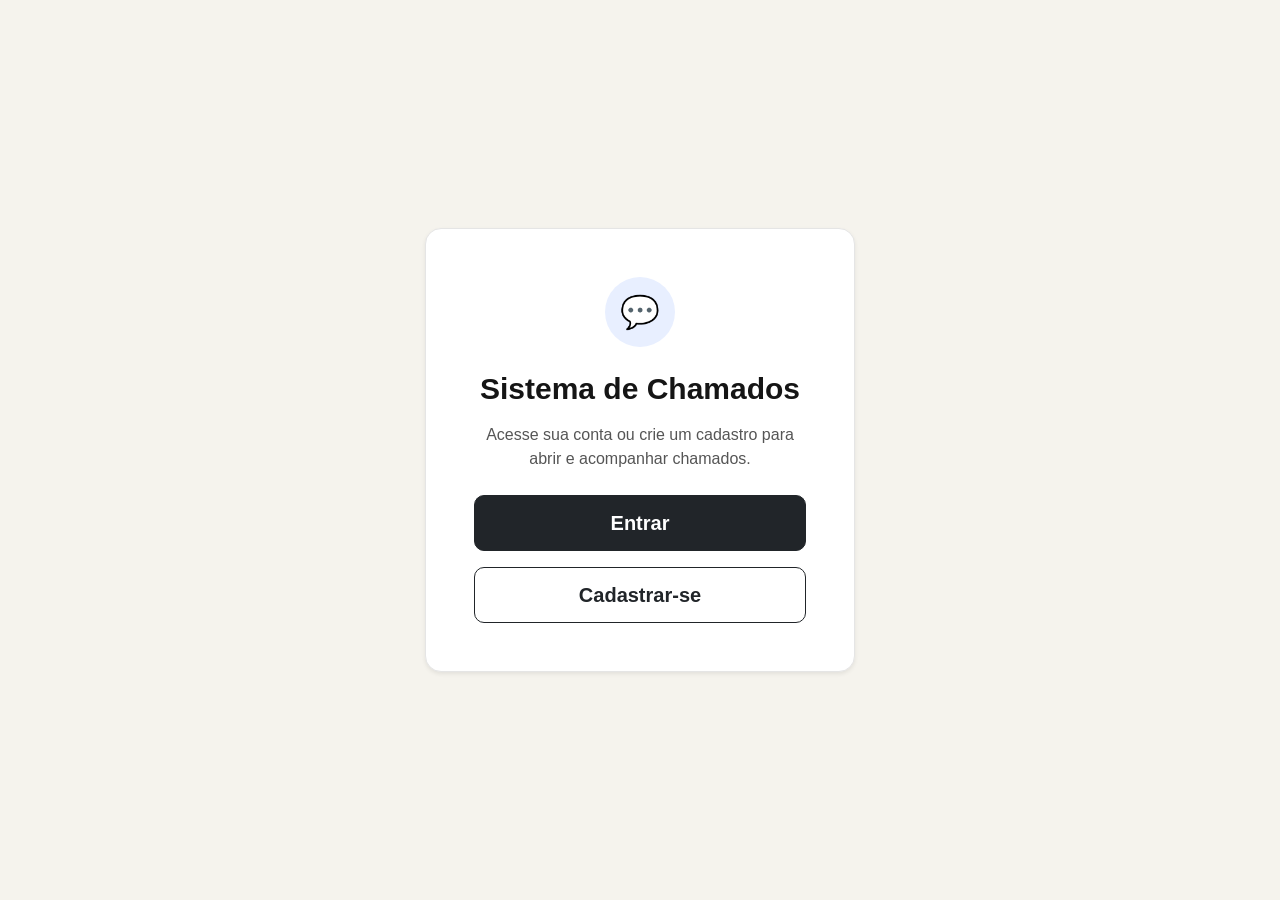
<file: index.html>
<!DOCTYPE html>
<html lang="pt-BR">
<head>
    <meta charset="UTF-8">
    <meta name="viewport" content="width=device-width, initial-scale=1.0">
    <title>Sistema de Chamados</title>

    <!-- Bootstrap CSS -->
    <link href="https://cdn.jsdelivr.net/npm/bootstrap@5.3.3/dist/css/bootstrap.min.css" rel="stylesheet">
    
    <!-- CSS personalizado -->
    <link rel="stylesheet" href="assets/css/style.css">
</head>
<body>

    <main class="container-fluid min-vh-100 d-flex align-items-center justify-content-center bg-sistema">
        <section class="card card-principal shadow-sm">
            <div class="card-body text-center p-5">

                <div class="icone-sistema mb-4">
                    💬
                </div>

                <h1 class="titulo-sistema mb-3">Sistema de Chamados</h1>

                <p class="texto-sistema mb-4">
                    Acesse sua conta ou crie um cadastro para abrir e acompanhar chamados.
                </p>

                <div class="d-grid gap-3">
                    <a href="login.html" class="btn btn-dark btn-lg">
                        Entrar
                    </a>

                    <a href="cadastro.html" class="btn btn-outline-dark btn-lg">
                        Cadastrar-se
                    </a>
                </div>

            </div>
        </section>
    </main>

    <!-- Bootstrap JS -->
    <script src="https://cdn.jsdelivr.net/npm/bootstrap@5.3.3/dist/js/bootstrap.bundle.min.js"></script>

</body>
</html>
</file>
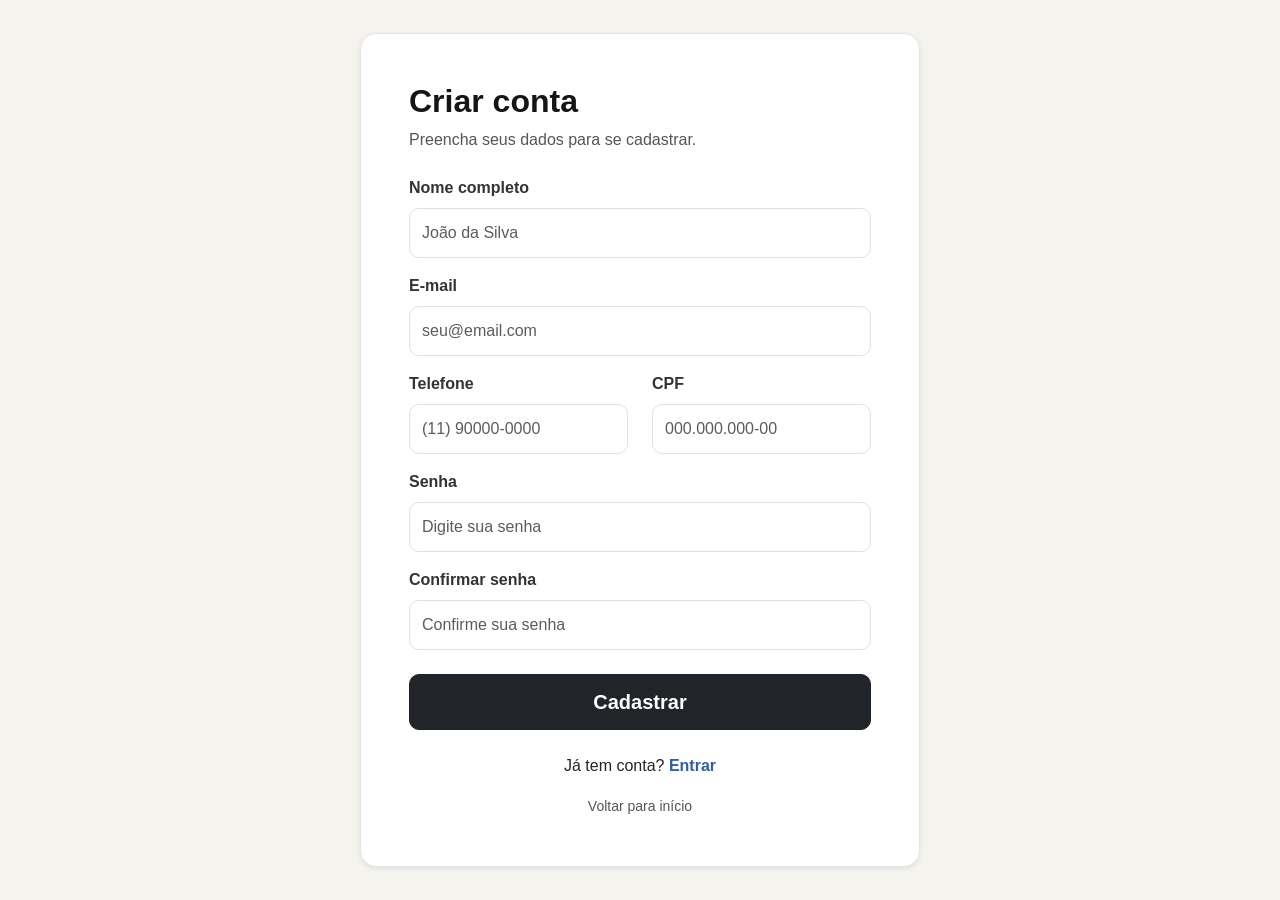
<file: cadastro.html>
<!DOCTYPE html>
<html lang="pt-BR">
<head>
    <meta charset="UTF-8">
    <meta name="viewport" content="width=device-width, initial-scale=1.0">
    <title>Cadastro - Sistema de Chamados</title>

    <!-- Bootstrap CSS -->
    <link href="https://cdn.jsdelivr.net/npm/bootstrap@5.3.3/dist/css/bootstrap.min.css" rel="stylesheet">
    
    <!-- CSS personalizado -->
    <link rel="stylesheet" href="assets/css/style.css">
</head>
<body>

    <main class="container-fluid min-vh-100 d-flex align-items-center justify-content-center bg-sistema py-4">
        <section class="card card-cadastro shadow-sm">
            <div class="card-body p-5">

                <div class="mb-4">
                    <h1 class="titulo-formulario">Criar conta</h1>
                    <p class="texto-sistema mb-0">
                        Preencha seus dados para se cadastrar.
                    </p>
                </div>

                <form id="formCadastro">
                    <div class="mb-3">
                        <label for="nome" class="form-label">Nome completo</label>
                        <input 
                            type="text" 
                            class="form-control" 
                            id="nome" 
                            name="nome" 
                            placeholder="João da Silva"
                            required
                        >
                    </div>

                    <div class="mb-3">
                        <label for="emailCadastro" class="form-label">E-mail</label>
                        <input 
                            type="email" 
                            class="form-control" 
                            id="emailCadastro" 
                            name="email" 
                            placeholder="seu@email.com"
                            required
                        >
                    </div>

                    <div class="row">
                        <div class="col-md-6 mb-3">
                            <label for="telefone" class="form-label">Telefone</label>
                            <input 
                                type="text" 
                                class="form-control" 
                                id="telefone" 
                                name="telefone" 
                                placeholder="(11) 90000-0000"
                                maxlength="15"
                                inputmode="numeric"
                                required
                            >
                        </div>

                        <div class="col-md-6 mb-3">
                            <label for="cpf" class="form-label">CPF</label>
                            <input 
                                type="text" 
                                class="form-control" 
                                id="cpf" 
                                name="cpf" 
                                placeholder="000.000.000-00"
                                maxlength="14"
                                inputmode="numeric"
                                required
                            >
                        </div>
                    </div>

                    <div class="mb-3">
                        <label for="senhaCadastro" class="form-label">Senha</label>
                        <input 
                            type="password" 
                            class="form-control" 
                            id="senhaCadastro" 
                            name="senha" 
                            placeholder="Digite sua senha"
                            required
                        >
                    </div>

                    <div class="mb-4">
                        <label for="confirmarSenha" class="form-label">Confirmar senha</label>
                        <input 
                            type="password" 
                            class="form-control" 
                            id="confirmarSenha" 
                            name="confirmarSenha" 
                            placeholder="Confirme sua senha"
                            required
                        >
                    </div>

                    <div id="mensagemCadastro" class="mb-3"></div>

                    <div class="d-grid mb-4">
                        <button type="submit" class="btn btn-dark btn-lg">
                            Cadastrar
                        </button>
                    </div>
                </form>

                <p class="text-center mb-0">
                    Já tem conta?
                    <a href="login.html" class="link-sistema">Entrar</a>
                </p>

                <div class="text-center mt-3">
                    <a href="index.html" class="link-voltar">Voltar para início</a>
                </div>

            </div>
        </section>
    </main>

    <!-- Bootstrap JS -->
    <script src="https://cdn.jsdelivr.net/npm/bootstrap@5.3.3/dist/js/bootstrap.bundle.min.js"></script>

    <!-- JavaScript personalizado -->
    <script src="assets/js/validacoes.js"></script>
    <script src="assets/js/ajax.js"></script>

</body>
</html>
</file>
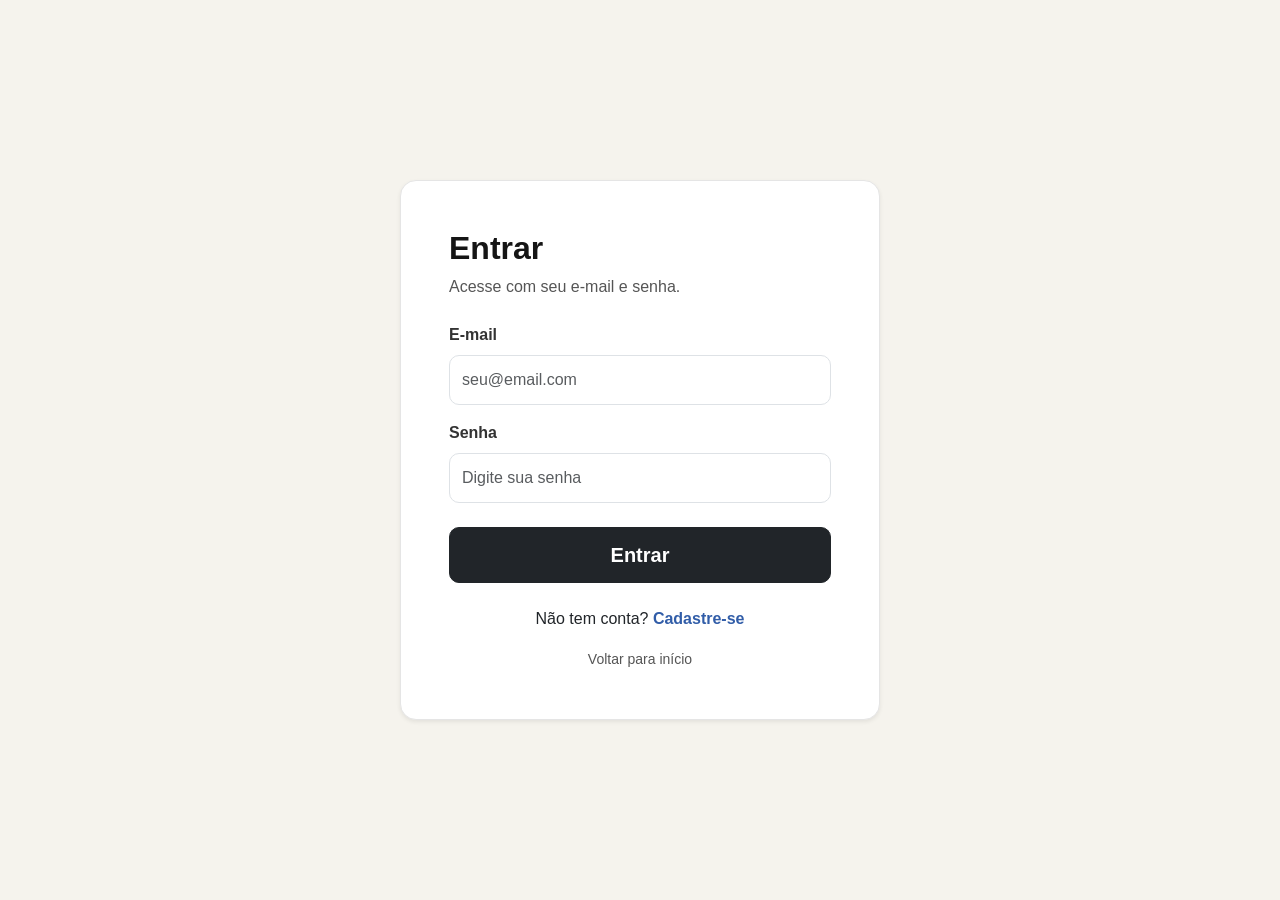
<file: login.html>
<!DOCTYPE html>
<html lang="pt-BR">
<head>
    <meta charset="UTF-8">
    <meta name="viewport" content="width=device-width, initial-scale=1.0">
    <title>Login - Sistema de Chamados</title>

    <!-- Bootstrap CSS -->
    <link href="https://cdn.jsdelivr.net/npm/bootstrap@5.3.3/dist/css/bootstrap.min.css" rel="stylesheet">
    
    <!-- CSS personalizado -->
    <link rel="stylesheet" href="assets/css/style.css">
</head>
<body>

    <main class="container-fluid min-vh-100 d-flex align-items-center justify-content-center bg-sistema">
        <section class="card card-formulario shadow-sm">
            <div class="card-body p-5">

                <div class="mb-4">
                    <h1 class="titulo-formulario">Entrar</h1>
                    <p class="texto-sistema mb-0">
                        Acesse com seu e-mail e senha.
                    </p>
                </div>

                <form id="formLogin">
                    <div class="mb-3">
                        <label for="email" class="form-label">E-mail</label>
                        <input 
                            type="email" 
                            class="form-control" 
                            id="email" 
                            name="email" 
                            placeholder="seu@email.com"
                            required
                        >
                    </div>

                    <div class="mb-4">
                        <label for="senha" class="form-label">Senha</label>
                        <input 
                            type="password" 
                            class="form-control" 
                            id="senha" 
                            name="senha" 
                            placeholder="Digite sua senha"
                            required
                        >
                    </div>

                    <div id="mensagemLogin" class="mb-3"></div>

                    <div class="d-grid mb-4">
                        <button type="submit" class="btn btn-dark btn-lg">
                            Entrar
                        </button>
                    </div>
                </form>

                <p class="text-center mb-0">
                    Não tem conta?
                    <a href="cadastro.html" class="link-sistema">Cadastre-se</a>
                </p>

                <div class="text-center mt-3">
                    <a href="index.html" class="link-voltar">Voltar para início</a>
                </div>

            </div>
        </section>
    </main>

    <!-- Bootstrap JS -->
    <script src="https://cdn.jsdelivr.net/npm/bootstrap@5.3.3/dist/js/bootstrap.bundle.min.js"></script>

    <!-- JavaScript personalizado -->
    <script src="assets/js/validacoes.js"></script>
    <script src="assets/js/ajax.js"></script>

</body>
</html>
</file>
<file: assets/css/style.css>
/* =====================================================
   CSS PERSONALIZADO - SISTEMA DE CHAMADOS
   ===================================================== */

body {
    font-family: Arial, Helvetica, sans-serif;
}

.bg-sistema {
    background-color: #f5f3ed;
}

.card-principal {
    width: 100%;
    max-width: 430px;
    border-radius: 16px;
    border: 1px solid #e5e5e5;
}

.card-formulario {
    width: 100%;
    max-width: 480px;
    border-radius: 16px;
    border: 1px solid #e5e5e5;
}

.card-cadastro {
    width: 100%;
    max-width: 560px;
    border-radius: 16px;
    border: 1px solid #e5e5e5;
}

.icone-sistema {
    width: 70px;
    height: 70px;
    margin: 0 auto;
    border-radius: 50%;
    background-color: #e8efff;
    color: #4f73c7;
    display: flex;
    align-items: center;
    justify-content: center;
    font-size: 32px;
}

.titulo-sistema {
    font-size: 30px;
    font-weight: 700;
    color: #151515;
}

.titulo-formulario {
    font-size: 32px;
    font-weight: 700;
    color: #151515;
}

.texto-sistema {
    font-size: 16px;
    color: #555;
}

.btn {
    border-radius: 10px;
    font-weight: 600;
    padding: 12px;
}

.form-label {
    font-weight: 600;
    color: #333;
}

.form-control,
.form-select {
    border-radius: 10px;
    padding: 12px;
}

.link-sistema {
    color: #315da8;
    text-decoration: none;
    font-weight: 600;
}

.link-sistema:hover {
    text-decoration: underline;
}

.link-voltar {
    color: #555;
    text-decoration: none;
    font-size: 14px;
}

.link-voltar:hover {
    text-decoration: underline;
}

/* Cards da listagem de chamados */
.card-chamado {
    background-color: #f5f3ed;
    border-radius: 14px;
    padding: 22px;
    border: 1px solid #ece9df;
}

/* Etiquetas visuais para cada status do chamado */
.status-chamado {
    border-radius: 999px;
    padding: 6px 12px;
    font-size: 13px;
    font-weight: 700;
    white-space: nowrap;
}

.status-aberto {
    background-color: #fff3cd;
    color: #856404;
}

.status-analise {
    background-color: #dbeafe;
    color: #1d4ed8;
}

.status-resolvido {
    background-color: #dcfce7;
    color: #166534;
}
</file>
